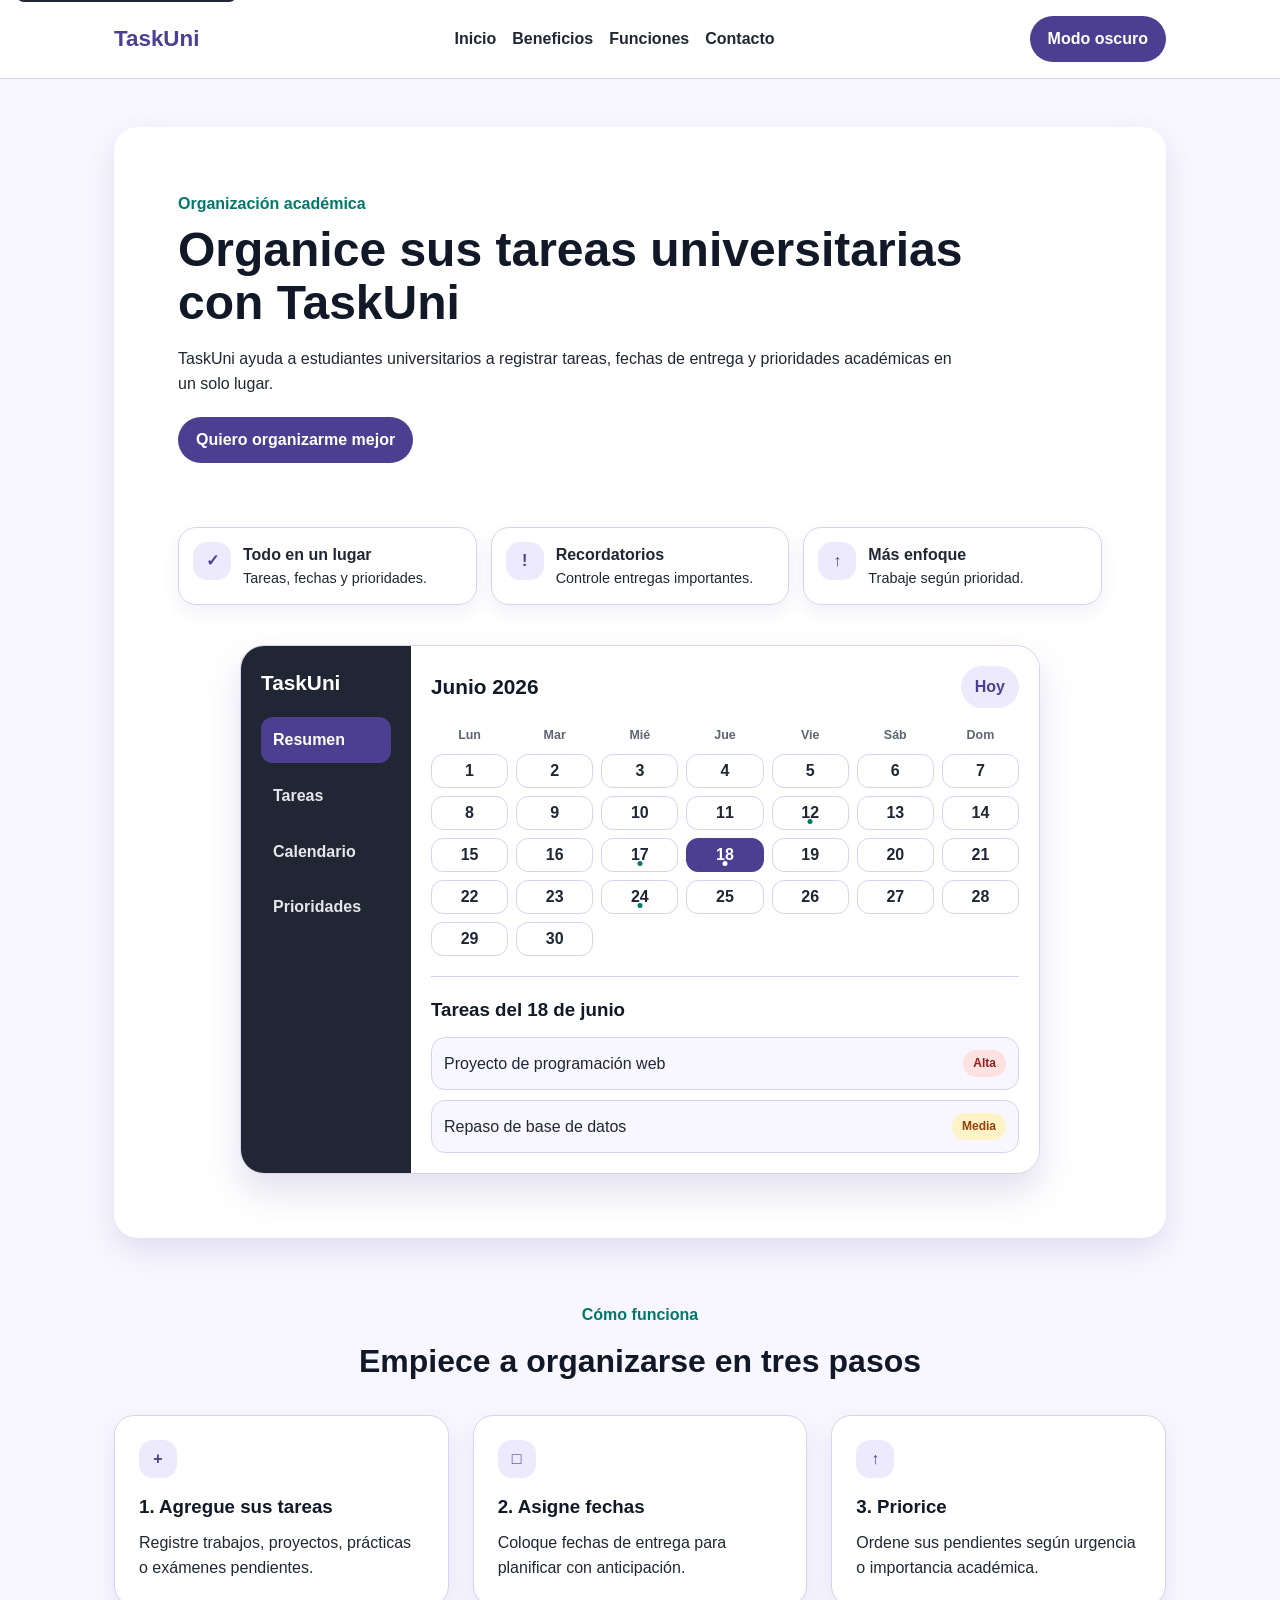
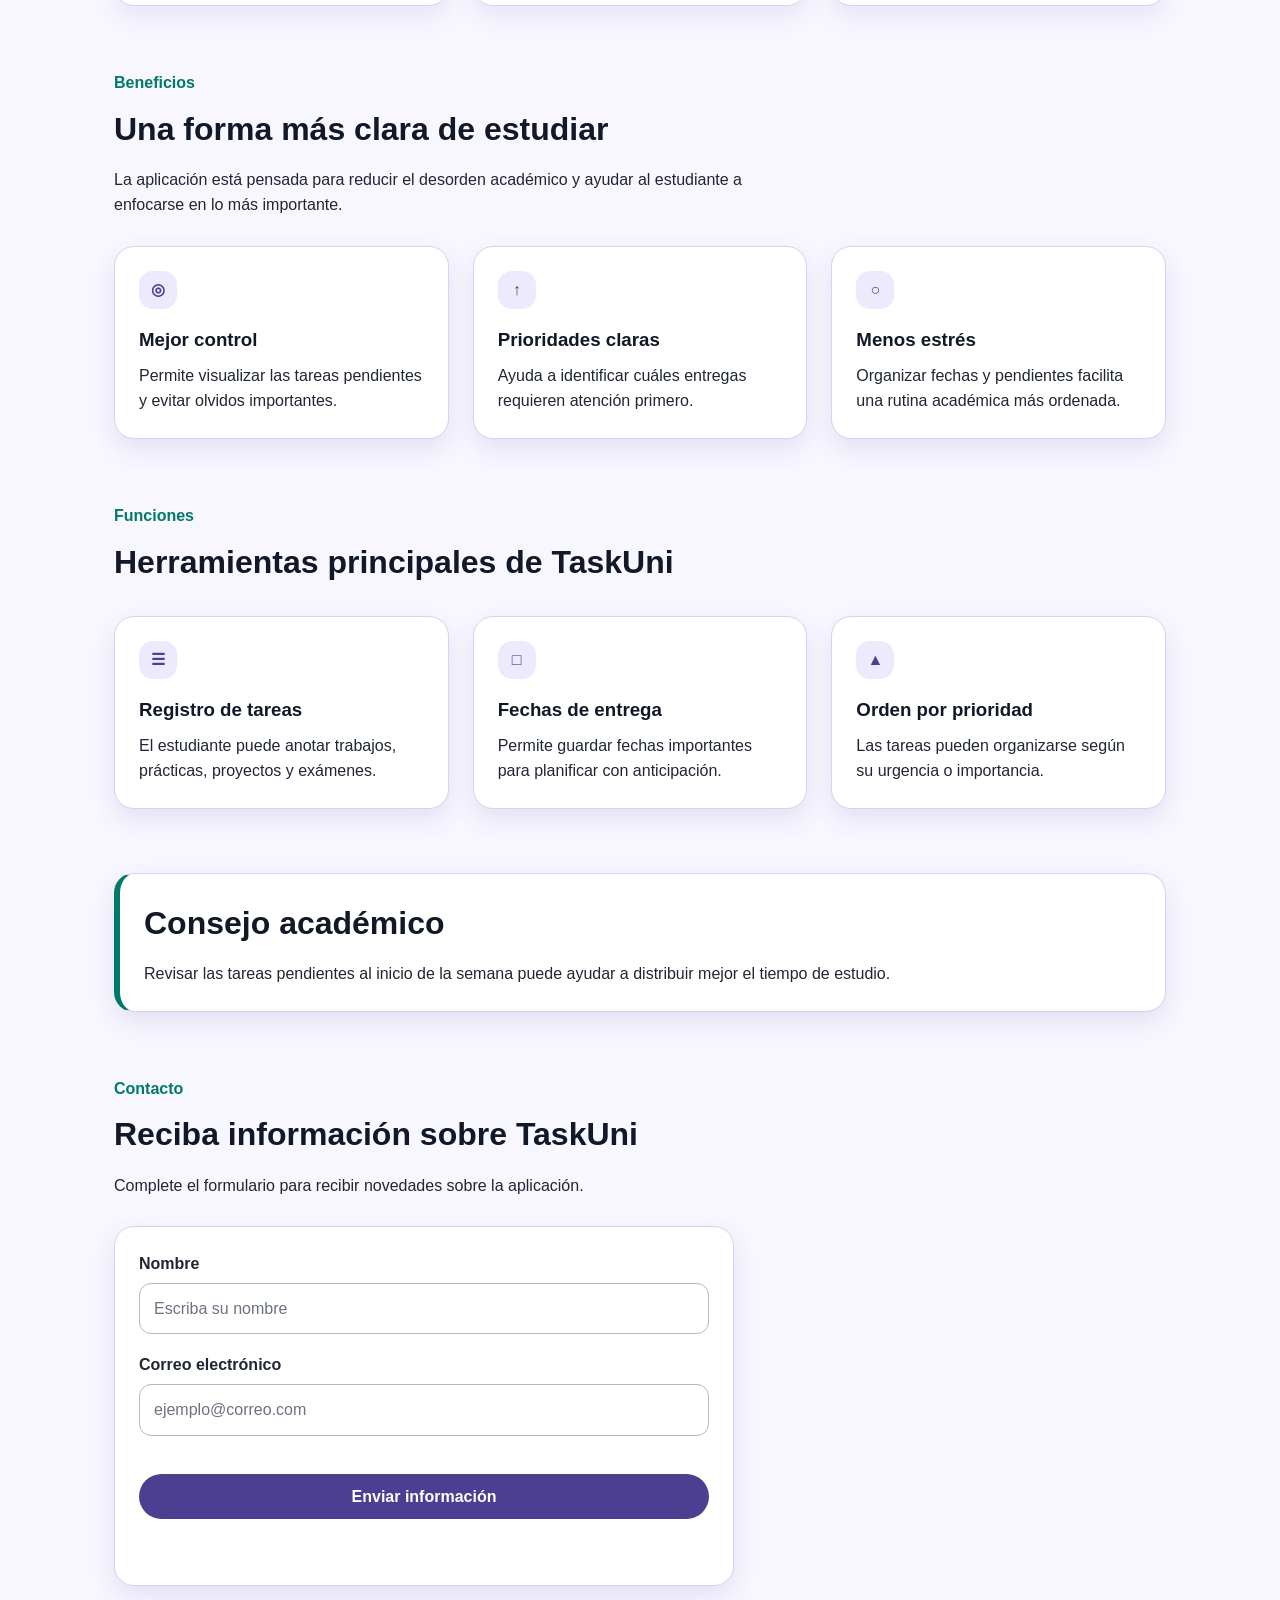
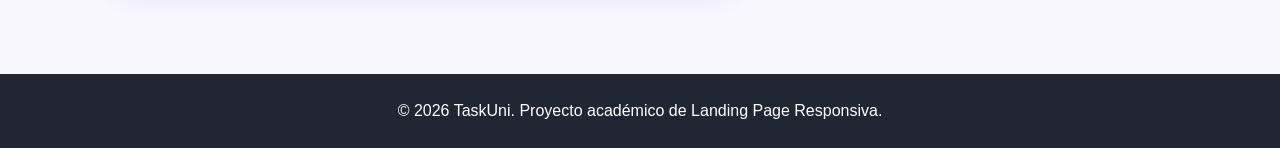
<file: Laboratorio-01/index.html>
<!DOCTYPE html>
<html lang="es">
<head>
    <!--Configuración básica del documento HTML-->
    <meta charset="UTF-8">
    <meta name="viewport" content="width=device-width, initial-scale=1.0">
    <title>TaskUni | Organización académica para estudiantes</title>

    <!--Archivo externo de estilos CSS-->
    <link rel="stylesheet" href="css/styles.css">
</head>
<body>
    <!--Enlace de accesibilidad para saltar directamente al contenido principal-->
    <a href="#contenido-principal" class="skip-link">Saltar al contenido principal</a>

    <!-- Encabezado principal del sitio -->
    <header class="site-header">
        <nav class="navbar" aria-label="Navegación principal">
            <a href="#inicio" class="logo" aria-label="Ir al inicio de TaskUni">TaskUni</a>

            <!-- Menú de navegación -->
            <ul class="nav-list">
                <li><a href="#inicio">Inicio</a></li>
                <li><a href="#beneficios">Beneficios</a></li>
                <li><a href="#funciones">Funciones</a></li>
                <li><a href="#contacto">Contacto</a></li>
            </ul>

            <!-- Botón que cambia el modo claro y oscuro usando JavaScript -->
            <button class="theme-toggle" type="button" aria-label="Cambiar entre modo claro y modo oscuro">
                Modo oscuro
            </button>
        </nav>
    </header>

     <!-- Contenido principal de la Landing Page -->
    <main id="contenido-principal">

        
    <!-- Sección inicial de presentación del producto -->
    <section id="inicio" class="hero-section" aria-labelledby="inicio-title">
        <div class="hero-layout">
            <div class="hero-content">
                <p class="section-label">Organización académica</p>
                <h1 id="inicio-title">Organice sus tareas universitarias con TaskUni</h1>
                <p>
                    TaskUni ayuda a estudiantes universitarios a registrar tareas,
                    fechas de entrega y prioridades académicas en un solo lugar.
                </p>

            <a href="#contacto" class="primary-button">Quiero organizarme mejor</a>
        </div>

        <div class="hero-highlights" >
            <div class="highlight-item">
                <span class="mini-icon" aria-hidden="true">✓</span>
                <div>
                    <strong>Todo en un lugar</strong>
                    <p>Tareas, fechas y prioridades.</p>
                </div>
            </div>

            <div class="highlight-item">
                <span class="mini-icon" aria-hidden="true">!</span>
                <div>
                    <strong>Recordatorios</strong>
                    <p>Controle entregas importantes.</p>
                </div>
            </div>

            <div class="highlight-item">
                <span class="mini-icon" aria-hidden="true">↑</span>
                <div>
                    <strong>Más enfoque</strong>
                    <p>Trabaje según prioridad.</p>
                </div>
            </div>
        </div>

        <div class="app-preview">
            <div class="app-sidebar">
                <h2>TaskUni</h2>

                <ul>
                    <li class="active">Resumen</li>
                    <li>Tareas</li>
                    <li>Calendario</li>
                    <li>Prioridades</li>
                </ul>
            </div>

            <div class="app-screen">
                <div class="calendar-header">
                    <h2>Junio 2026</h2>
                    <button type="button" class="today-button">Hoy</button>
                </div>

                <div class="calendar-grid">
                    <span>Lun</span>
                    <span>Mar</span>
                    <span>Mié</span>
                    <span>Jue</span>
                    <span>Vie</span>
                    <span>Sáb</span>
                    <span>Dom</span>

                    <button type="button" class="calendar-day">1</button>
                    <button type="button" class="calendar-day">2</button>
                    <button type="button" class="calendar-day">3</button>
                    <button type="button" class="calendar-day">4</button>
                    <button type="button" class="calendar-day">5</button>
                    <button type="button" class="calendar-day">6</button>
                    <button type="button" class="calendar-day">7</button>

                    <button type="button" class="calendar-day">8</button>
                    <button type="button" class="calendar-day">9</button>
                    <button type="button" class="calendar-day">10</button>
                    <button type="button" class="calendar-day">11</button>
                    <button type="button" class="calendar-day has-task" data-day="12">12</button>
                    <button type="button" class="calendar-day">13</button>
                    <button type="button" class="calendar-day">14</button>

                    <button type="button" class="calendar-day" >15</button>
                    <button type="button" class="calendar-day">16</button>
                    <button type="button" class="calendar-day has-task" data-day="17">17</button>
                    <button type="button" class="calendar-day active-day has-task" data-day="18">18</button>
                    <button type="button" class="calendar-day">19</button>
                    <button type="button" class="calendar-day">20</button>
                    <button type="button" class="calendar-day">21</button>

                    <button type="button" class="calendar-day">22</button>
                    <button type="button" class="calendar-day">23</button>
                    <button type="button" class="calendar-day has-task" data-day="24">24</button>
                    <button type="button" class="calendar-day">25</button>
                    <button type="button" class="calendar-day">26</button>
                    <button type="button" class="calendar-day">27</button>
                    <button type="button" class="calendar-day">28</button>

                    <button type="button" class="calendar-day">29</button>
                    <button type="button" class="calendar-day">30</button>
                </div>

                <div class="task-preview">
                    <div class="task-preview-header">
                        <h3 id="selected-day-title">Tareas del 18 de junio</h3>
                    </div>

                    <ul id="calendar-task-list">
                        <li>
                            <span>Proyecto de programación web</span>
                            <strong class="priority high">Alta</strong>
                        </li>
                        <li>
                            <span>Repaso de base de datos</span>
                            <strong class="priority medium">Media</strong>
                        </li>
                    </ul>
                </div>
            </div>
        </div>
    </div>
</section>


        <!-- Sección que explica el funcionamiento básico de la aplicación -->
        <section class="steps-section" aria-labelledby="steps-title">
            <div class="section-header centered-header">
                <p class="section-label">Cómo funciona</p>
                <h2 id="steps-title">Empiece a organizarse en tres pasos</h2>
            </div>

            <div class="steps-grid">
                <article class="step-card">
                    <span class="step-icon" aria-hidden="true">+</span>
                    <h3>1. Agregue sus tareas</h3>
                    <p>Registre trabajos, proyectos, prácticas o exámenes pendientes.</p>
                </article>

                <article class="step-card">
                    <span class="step-icon" aria-hidden="true">□</span>
                    <h3>2. Asigne fechas</h3>
                    <p>Coloque fechas de entrega para planificar con anticipación.</p>
                </article>

                <article class="step-card">
                    <span class="step-icon" aria-hidden="true">↑</span>
                    <h3>3. Priorice</h3>
                    <p>Ordene sus pendientes según urgencia o importancia académica.</p>
                </article>
            </div>
        </section>

        <!-- Sección de beneficios de la aplicación -->
        <section id="beneficios" class="benefits-section" aria-labelledby="beneficios-title">
            <div class="section-header">
                <p class="section-label">Beneficios</p>
                <h2 id="beneficios-title">Una forma más clara de estudiar</h2>
                <p>
                    La aplicación está pensada para reducir el desorden académico
                    y ayudar al estudiante a enfocarse en lo más importante.
                </p>
            </div>

            <div class="benefits-grid">
                <article class="benefit-card">
                    <span class="card-icon" aria-hidden="true">◎</span>
                    <h3>Mejor control</h3>
                    <p>Permite visualizar las tareas pendientes y evitar olvidos importantes.</p>
                </article>

                <article class="benefit-card">
                    <span class="card-icon" aria-hidden="true">↑</span>
                    <h3>Prioridades claras</h3>
                    <p>Ayuda a identificar cuáles entregas requieren atención primero.</p>
                </article>

                <article class="benefit-card">
                    <span class="card-icon" aria-hidden="true">○</span>
                    <h3>Menos estrés</h3>
                    <p>Organizar fechas y pendientes facilita una rutina académica más ordenada.</p>
                </article>
            </div>
        </section>

        <!-- Sección de funciones principales del producto -->
        <section id="funciones" class="features-section" aria-labelledby="funciones-title">
            <div class="section-header">
                <p class="section-label">Funciones</p>
                <h2 id="funciones-title">Herramientas principales de TaskUni</h2>
            </div>

            <div class="features-grid">
                <article class="feature-card">
                    <span class="card-icon" aria-hidden="true">☰</span>
                    <h3>Registro de tareas</h3>
                    <p>El estudiante puede anotar trabajos, prácticas, proyectos y exámenes.</p>
                </article>

                <article class="feature-card">
                    <span class="card-icon" aria-hidden="true">□</span>
                    <h3>Fechas de entrega</h3>
                    <p>Permite guardar fechas importantes para planificar con anticipación.</p>
                </article>

                <article class="feature-card">
                    <span class="card-icon" aria-hidden="true">▲</span>
                    <h3>Orden por prioridad</h3>
                    <p>Las tareas pueden organizarse según su urgencia o importancia.</p>
                </article>
            </div>
        </section>

        <!-- Información complementaria relacionada con el estudio -->
        <aside class="study-tip" aria-labelledby="consejo-title">
            <h2 id="consejo-title">Consejo académico</h2>
            <p>
                Revisar las tareas pendientes al inicio de la semana puede ayudar
                a distribuir mejor el tiempo de estudio.
            </p>
        </aside>

        <!-- Sección de contacto con formulario básico -->
        <section id="contacto" class="contact-section" aria-labelledby="contacto-title">
            <div class="section-header">
                <p class="section-label">Contacto</p>
                <h2 id="contacto-title">Reciba información sobre TaskUni</h2>
                <p>
                    Complete el formulario para recibir novedades sobre la aplicación.
                </p>
            </div>

            <form class="contact-form">
                <div class="form-group">
                    <label for="nombre">Nombre</label>
                    <input type="text" id="nombre" name="nombre" placeholder="Escriba su nombre" required>
                </div>

                <div class="form-group">
                    <label for="correo">Correo electrónico</label>
                    <input type="email" id="correo" name="correo" placeholder="ejemplo@correo.com" required>
                </div>

                <button type="submit" class="primary-button">Enviar información</button>
                <p class="form-message" aria-live="polite"></p>
            </form>
        </section>
    </main>

    <!-- Pie de página del sitio -->
    <footer class="site-footer">
        <p>&copy; 2026 TaskUni. Proyecto académico de Landing Page Responsiva.</p>
    </footer>

    <!-- Archivo externo de JavaScript -->
    <script src="js/script.js"></script>
</body>
</html>
</file>
<file: Laboratorio-01/css/styles.css>
/*------Estilos generales del sitio------*/

* {
    box-sizing: border-box;
    margin: 0;
    padding: 0;
}

html {
    scroll-behavior: smooth;
}

body {
    font-family: Arial, Helvetica, sans-serif;
    background-color: #F8F7FF;
    color: #202633;
    line-height: 1.6;
}

a {
    color: inherit;
    text-decoration: none;
}

button,
input {
    font: inherit;
}

/* 
     ---------Enlace de salto para accesibilidad---------
    Permite ir directo al contenido principal usando teclado
*/

.skip-link {
    position: absolute;
    top: -40px;
    left: 16px;
    background-color: #202633;
    color: #FFFFFF;
    padding: 8px 12px;
    border-radius: 8px;
    z-index: 100;
}

.skip-link:focus {
    top: 16px;
}

/*
     ---------Encabezado y navegación---------
    Aquí se usa Flexbox para ordenar el logo, menú y botón 
*/

.site-header {
    position: sticky;
    top: 0;
    z-index: 10;
    background-color: #FFFFFF;
    border-bottom: 1px solid #D8D2F0;
}

.navbar {
    max-width: 1100px;
    margin: 0 auto;
    padding: 16px 24px;

    display: flex;
    flex-direction: column;
    align-items: center;
    justify-content: center;
    gap: 18px;
}

.logo {
    font-size: 1.4rem;
    font-weight: 700;
    color: #4C3F91;
}

.nav-list {
    list-style: none;

    display: flex;
    flex-direction: column;
    align-items: center;
    gap: 16px;
}

.nav-list a {
    color: #202633;
    font-weight: 600;
}

.nav-list a:hover {
    color: #00796B;
}

/* ---------Botones principales--------- */

.theme-toggle,
.primary-button {
    border: none;
    border-radius: 999px;
    background-color: #4C3F91;
    color: #FFFFFF;
    padding: 10px 18px;
    font-weight: 700;
    cursor: pointer;
    width: 100%;
    text-align: center;
}

.primary-button {
    display: inline-block;
    margin-top: 20px;
}

.theme-toggle:hover,
.primary-button:hover {
    background-color: #372F6A;
}

/* ---------Contenido principal y seción inicial--------- */

main {
    max-width: 1100px;
    margin: 0 auto;
    padding: 32px 16px;
}

.hero-section {
    min-height: auto;
    display: flex;
    align-items: center;
    background-color: #FFFFFF;
    border-radius: 24px;
    padding: 32px 24px;
    box-shadow: 0 12px 30px rgba(76, 63, 145, 0.14);
}

.hero-content {
    max-width: 800px;
}

.hero-content > p:not(.section-label) {
    max-width: 780px;
}
/* ---------Textos y títulos--------- */

.section-label {
    color:  #00796B;
    font-weight: 700;
    margin-bottom: 8px;
}

h1 {
    font-size: 2rem;
    line-height: 1.1;
    margin-bottom: 16px;
    color: #111827;
}

h2 {
    font-size: 1.6rem;
    color: #111827;
    margin-bottom: 12px;
}

h3 {
    color: #111827;
    margin-bottom: 8px;
}

.section-header {
    max-width: 700px;
    margin-bottom: 28px;
}

/* ---------Secciones internas--------- */

.benefits-section,
.features-section,
.contact-section,
.study-tip {
    margin-top: 64px;
}

/*   
     ---------Tarjetas con CSS Grid--------- 
    Se usa Grid para crear columnas de beneficios y funciones
*/

.benefits-grid,
.features-grid {
    display: grid;
    grid-template-columns: 1fr;
    gap: 24px;
}

.benefit-card,
.feature-card,
.study-tip,
.contact-form {
    background-color: #FFFFFF;
    border: 1px solid #D8D2F0;
    border-radius: 20px;
    padding: 24px;
    box-shadow: 0 10px 24px rgba(76, 63, 145, 0.12);
}

/*
     ---------Formulario de contacto---------
    Se usa Flexbox en columna para ordenar los campos
*/

.study-tip {
    border-left: 6px solid #00796B;
}

.contact-form {
    max-width: 620px;

    display: flex;
    flex-direction: column;
    gap: 18px;
}

.form-group {
    display: flex;
    flex-direction: column;
    gap: 6px;
}

label {
    font-weight: 700;
    color: #202633;
}

input {
    border: 1px solid #B9B3CC;
    border-radius: 12px;
    padding: 12px 14px;
    background-color: #FFFFFF;
    color: #202633;
}

input::placeholder {
    color: #6B7280;
}

/* ---------Pie de página--------- */

.site-footer {
    margin-top: 40px;
    padding: 24px;
    text-align: center;
    background-color: #202633;
    color: #FFFFFF;
}

/*  
     ---------Accesibilidad---------
    El Foco Visible permite ver que está seleccionado con Tab
*/

a:focus,
button:focus,
input:focus {
    outline: 3px solid #FFBF47;
    outline-offset: 4px;
}

/* ---------Vista previa de la aplicación en la sección inicial--------- */

.hero-layout {
    width: 100%;
    display: grid;
    grid-template-columns: 1fr;
    gap: 32px;
    align-items: center;
}

.hero-highlights {
    margin-top: 24px;
    display: grid;
    grid-template-columns: 1fr;
    gap: 14px;
}

.highlight-item {
    display: flex;
    align-items: flex-start;
    gap: 12px;
    background-color: #ffffff;
    border: 1px solid #d8d2f0;
    border-radius: 18px;
    padding: 14px;
    box-shadow: 0 8px 18px rgba(76, 63, 145, 0.08);
}

.highlight-item p {
    font-size: 0.9rem;
}

.mini-icon,
.card-icon,
.step-icon {
    display: inline-grid;
    place-items: center;
    width: 38px;
    height: 38px;
    border-radius: 14px;
    background-color: #eeeafd;
    color: #4c3f91;
    font-weight: 800;
    flex-shrink: 0;
}

.app-preview {
    width: 100%;
    max-width: 800px;
    margin: 0 auto;
    display: grid;
    grid-template-columns: 1fr;
    overflow: hidden;
    background-color: #ffffff;
    border: 1px solid #d8d2f0;
    border-radius: 24px;
    box-shadow: 0 18px 36px rgba(76, 63, 145, 0.16);
}

.app-sidebar {
    background-color: #202633;
    color: #ffffff;
    padding: 20px;
}

.app-sidebar h2 {
    color: #ffffff;
    font-size: 1.3rem;
    margin-bottom: 18px;
}

.app-sidebar ul {
    list-style: none;
    display: grid;
    gap: 10px;
}

.app-sidebar li {
    padding: 10px 12px;
    border-radius: 12px;
    color: #e5e7eb;
    font-weight: 600;
}

.app-sidebar li.active {
    background-color: #4c3f91;
    color: #ffffff;
}

.app-screen {
    padding: 20px;
    background-color: #ffffff;
}

.calendar-header {
    display: flex;
    justify-content: space-between;
    align-items: center;
    gap: 12px;
    flex-wrap: wrap;
}

.calendar-header h2 {
    font-size: 1.3rem;
    margin-bottom: 0;
}

.today-button {
    border: none;
    border-radius: 999px;
    background-color: #eeeafd;
    color: #4c3f91;
    padding: 8px 14px;
    font-weight: 700;
    cursor: pointer;
}

.calendar-grid {
    margin-top: 18px;
    display: grid;
    grid-template-columns: repeat(7, 1fr);
    gap: 8px;
}

.calendar-grid span {
    text-align: center;
    font-size: 0.78rem;
    font-weight: 700;
    color: #5f6472;
}

.calendar-day {
    min-height: 30px;
    border: 1px solid #d8d2f0;
    border-radius: 12px;
    background-color: #ffffff;
    color: #202633;
    font-weight: 700;
    cursor: pointer;
    position: relative;
}

.calendar-day:hover {
    background-color: #f3f0ff;
    border-color: #4c3f91;
}

.calendar-day.has-task::after {
    content: "";
    position: absolute;
    left: 50%;
    bottom: 5px;
    width: 5px;
    height: 5px;
    background-color: #00796b;
    border-radius: 50%;
    transform: translateX(-50%);
}

.calendar-day.active-day {
    background-color: #4c3f91;
    border-color: #4c3f91;
    color: #ffffff;
}

.calendar-day.active-day::after {
    background-color: #ffffff;
}

.task-preview {
    margin-top: 20px;
    border-top: 1px solid #d8d2f0;
    padding-top: 18px;
}

.task-preview-header h3 {
    margin-bottom: 12px;
}

#calendar-task-list {
    list-style: none;
    display: grid;
    gap: 10px;
}

#calendar-task-list li {
    display: flex;
    justify-content: space-between;
    align-items: center;
    gap: 12px;
    background-color: #f8f7ff;
    border: 1px solid #d8d2f0;
    border-radius: 14px;
    padding: 12px;
}

.priority {
    border-radius: 999px;
    padding: 4px 10px;
    font-size: 0.75rem;
}

.priority.high {
    background-color: #fee2e2;
    color: #991b1b;
}

.priority.medium {
    background-color: #fef3c7;
    color: #92400e;
}

.priority.low {
    background-color: #dcfce7;
    color: #166534;
}

/* ---------Sección Cómo funciona--------- */

.steps-section {
    margin-top: 64px;
}

.centered-header {
    margin-left: auto;
    margin-right: auto;
    text-align: center;
}

.steps-grid {
    display: grid;
    grid-template-columns: 1fr;
    gap: 24px;
}

.step-card {
    background-color: #ffffff;
    border: 1px solid #d8d2f0;
    border-radius: 20px;
    padding: 24px;
    box-shadow: 0 10px 24px rgba(76, 63, 145, 0.10);
}

.step-card h3 {
    margin-top: 14px;
}

/* ---------Iconos simples en tarjetas--------- */

.card-icon {
    margin-bottom: 16px;
}

/* ---------Mensaje del formulario--------- */

.form-message {
    min-height: 24px;
    font-weight: 700;
    color: #00796b;
}

.form-message.is-visible {
    background-color: #ecfdf5;
    border: 1px solid #a7f3d0;
    border-radius: 12px;
    padding: 12px 14px;
}

/* Modo oscuro: se activa desde JavaScript usando localStorage */

body.dark-theme {
    background-color: #111827;
    color: #E5E7EB;
}

body.dark-theme .site-header,
body.dark-theme .hero-section,
body.dark-theme .benefit-card,
body.dark-theme .feature-card,
body.dark-theme .study-tip,
body.dark-theme .contact-form {
    background-color: #1F2937;
    border-color: #374151;
}

body.dark-theme h1,
body.dark-theme h2,
body.dark-theme h3,
body.dark-theme label {
    color: #FFFFFF;
}

body.dark-theme .logo,
body.dark-theme .section-label {
    color: #A7F3D0;
}

body.dark-theme .nav-list a,
body.dark-theme p {
    color: #E5E7EB;
}

body.dark-theme input {
    background-color: #111827;
    color: #FFFFFF;
    border-color: #374151;
}

body.dark-theme .highlight-item,
body.dark-theme .app-preview,
body.dark-theme .app-screen,
body.dark-theme .step-card,
body.dark-theme #calendar-task-list li {
    background-color: #1f2937;
    border-color: #374151;
}

body.dark-theme .app-sidebar {
    background-color: #111827;
}

body.dark-theme .mini-icon,
body.dark-theme .card-icon,
body.dark-theme .step-icon,
body.dark-theme .today-button {
    background-color: #263449;
    color: #a7f3d0;
}

body.dark-theme .calendar-grid span {
    color: #cbd5e1;
}

body.dark-theme .calendar-day {
    background-color: #111827;
    border-color: #374151;
    color: #e5e7eb;
}

body.dark-theme .calendar-day:hover {
    background-color: #1f2937;
    border-color: #a7f3d0;
}

body.dark-theme .calendar-day.active-day {
    background-color: #4c3f91;
    border-color: #4c3f91;
    color: #ffffff;
}

body.dark-theme .task-preview {
    border-top-color: #374151;
}

body.dark-theme .form-message.is-visible {
    background-color: #0f2f24;
    border-color: #2f8f83;
    color: #a7f3d0;
}

/* Breakpoint 1: tablet */
@media (min-width: 601px) {
    .navbar {
        flex-direction: row;
        flex-wrap: wrap;
        justify-content: center;
    }

    .nav-list {
        flex-direction: row;
        flex-wrap: wrap;
        justify-content: center;
    }

    .theme-toggle,
    .primary-button {
        width: auto;
    }

    .hero-section {
        padding: 40px;
    }

    h1 {
        font-size: 2.4rem;
    }

    h2 {
        font-size: 1.8rem;
    }

    .benefits-grid,
    .features-grid {
        grid-template-columns: repeat(2, 1fr);
    }

    .hero-highlights {
        grid-template-columns: repeat(3, 1fr);
    }

    .app-preview {
        grid-template-columns: 170px 1fr;
    }

    .calendar-day {
        min-height: 34px;
    }

    .steps-grid {
        grid-template-columns: repeat(3, 1fr);
    }
}

/* Breakpoint 2: computadora */
@media (min-width: 901px) {
    .navbar {
        flex-wrap: nowrap;
        justify-content: space-between;
        gap: 24px;
    }

    .hero-section {
        min-height: 420px;
        padding: 64px;
    }

    h1 {
        font-size: 3rem;
    }

    h2 {
        font-size: 2rem;
    }

    .benefits-grid,
    .features-grid {
        grid-template-columns: repeat(3, 1fr);
    }

    main {
        padding: 48px 24px;
    }

    .hero-layout {
        grid-template-columns: 1fr;
        gap: 40px;
    }
}
</file>
